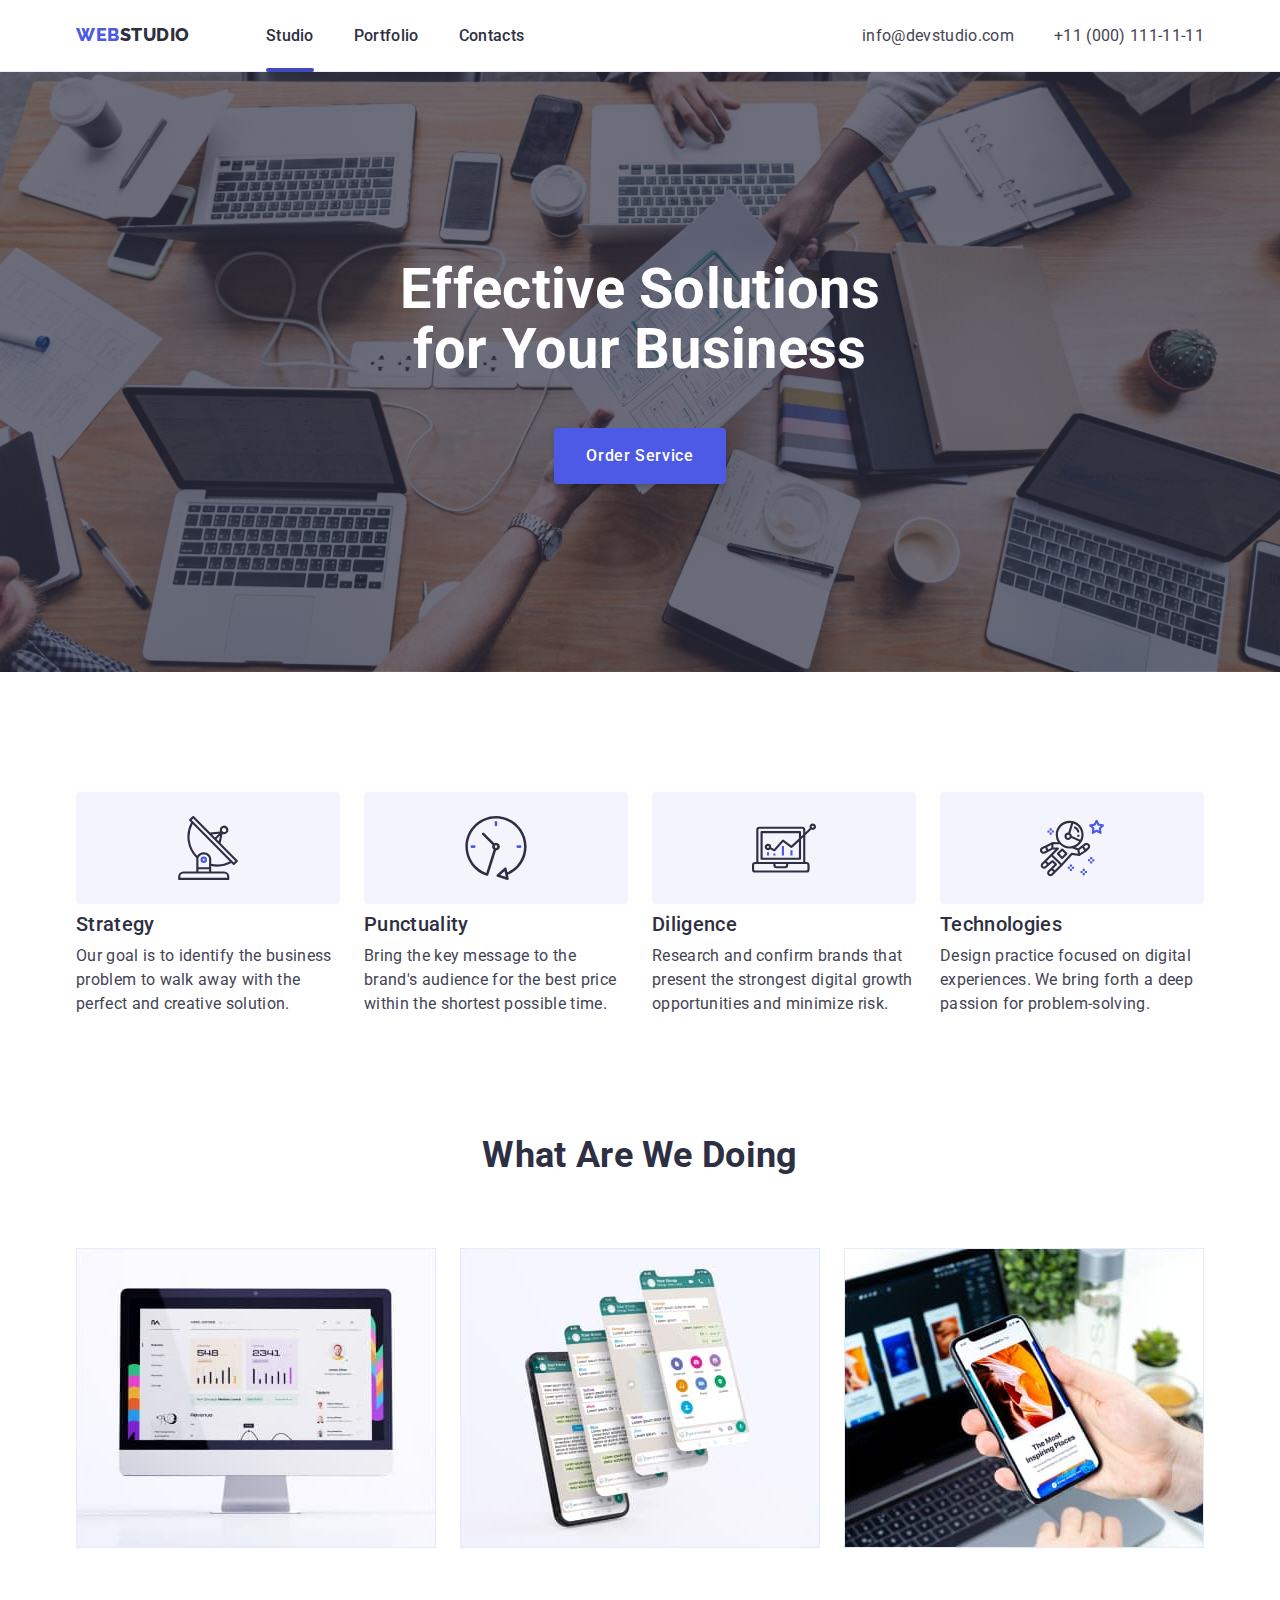
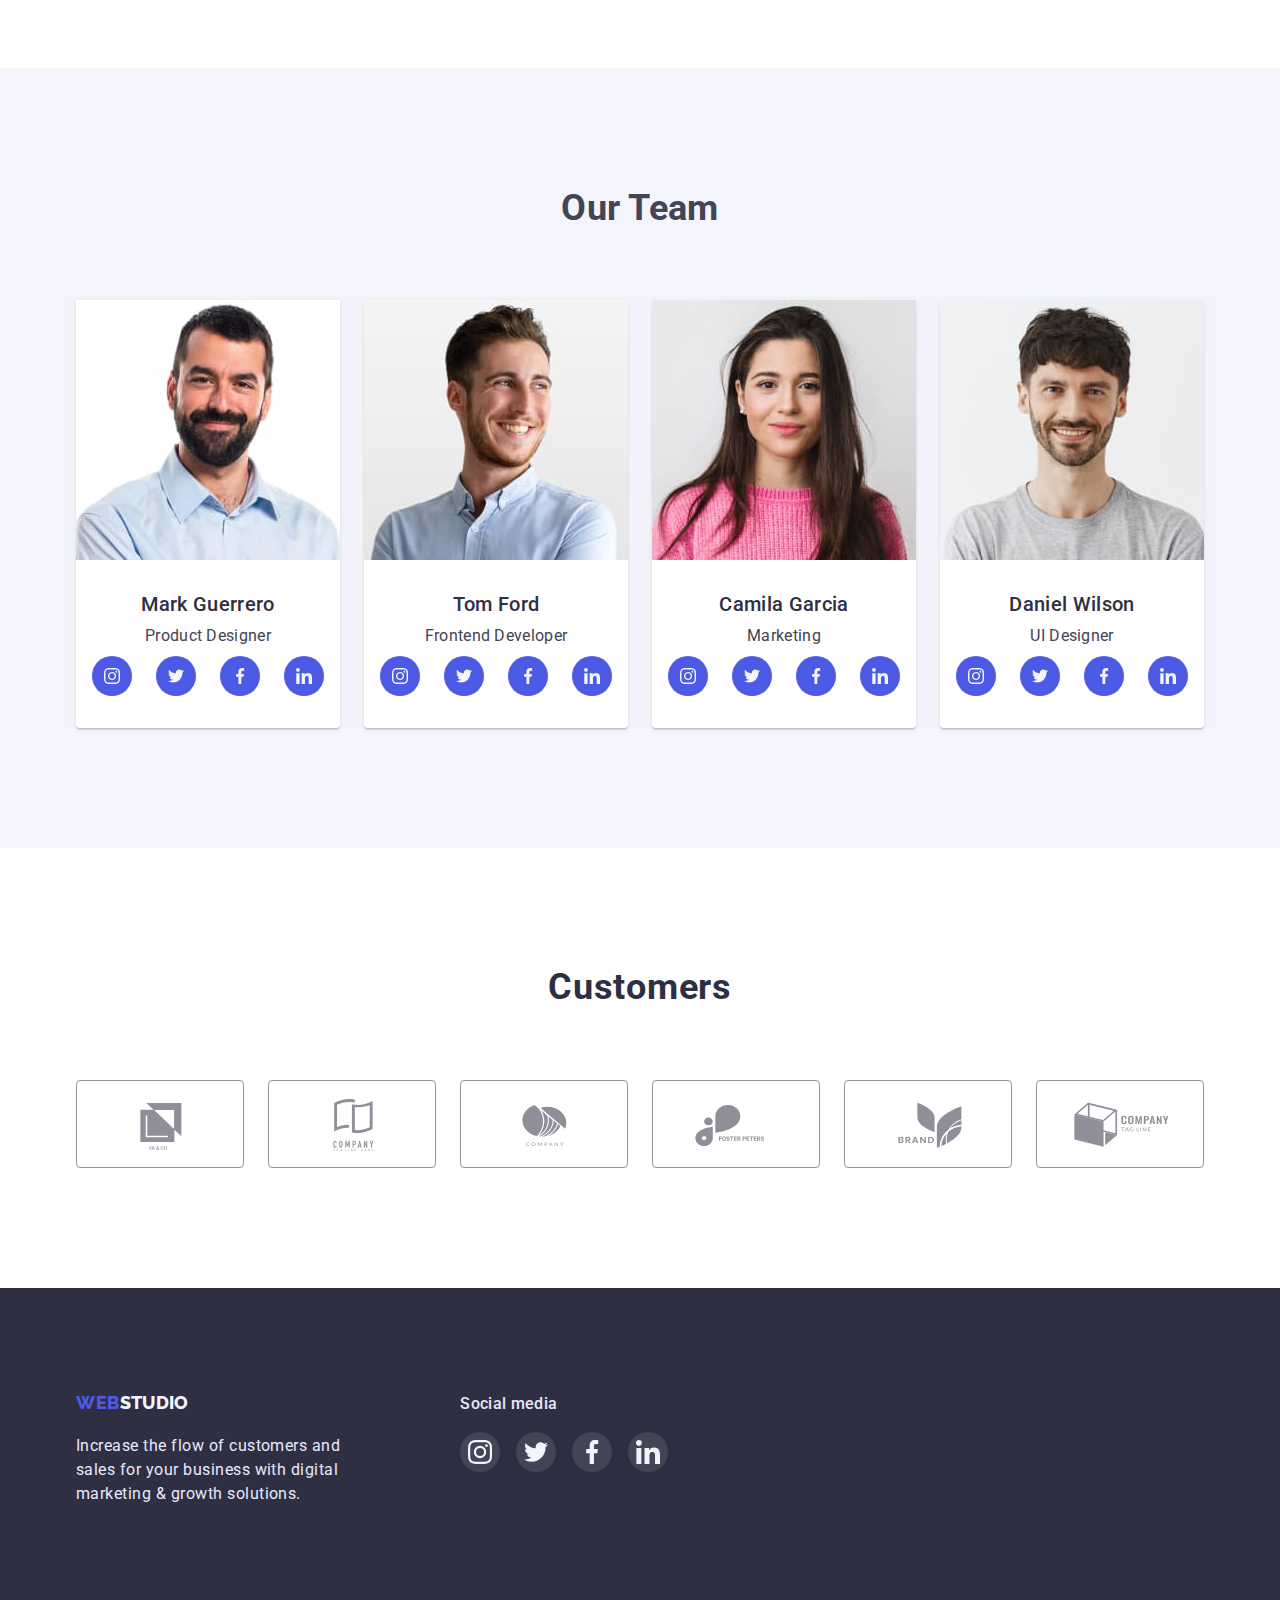
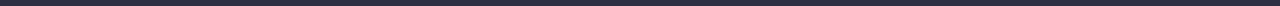
<file: index.html>
<!DOCTYPE html>
<html lang="en">

<head>
    <meta charset="UTF-8">
    <meta http-equiv="X-UA-Compatible" content="IE=edge">
    <meta name="viewport" content="width=device-width, initial-scale=1.0">
    <title>WebStudio</title>
    <link rel="preconnect" href="https://fonts.googleapis.com">
    <link rel="preconnect" href="https://fonts.gstatic.com" crossorigin>
    <link
        href="https://fonts.googleapis.com/css2?family=Raleway:wght@800&family=Roboto:wght@400;500;700;900&display=swap"
        rel="stylesheet">
    <link href="https://cdn.jsdelivr.net/npm/modern-normalize@1.1.0/modern-normalize.min.css" rel="stylesheet">
    <link rel="stylesheet" href="./css/style.css">
</head>

<body>
    <header class="page-header">
        <div class="container">
            <div class="row-header">
                <nav class="menu-nav">
                    <a class="logo" href="./index.html">
                        <span class="logo-blue">Web</span><span class="logo-black">Studio</span>
                    </a>
                    <ul class="site-navigation">
                        <li><a class="line" href="./index.html">Studio</a></li>
                        <li><a href="./portfolio.html">Portfolio</a></li>
                        <li><a href="">Contacts</a></li>
                    </ul>
                </nav>
                <address class="address">
                    <ul class="contact-info">
                        <li class="email">
                            <a href="mailto:info@devstudio.com">info@devstudio.com</a>
                        </li>
                        <li class="phone-number">
                            <a href="tel:+110001111111">+11 (000) 111-11-11</a>
                        </li>
                    </ul>
                </address>
            </div>
        </div>
    </header>

    <main class="main">
        <section class="secton hero">
            <div class="container hero-padding">
                <h1 class="hero_h1">Effective Solutions <br> for Your Business</h1>
                <button type="button" class="order-service-but" data-modal-open>
                    <span class="order-service-txt">
                        Order Service
                    </span>
                </button>
            </div>
        </section>
        <section class="section features-sect">
            <div class="container">
                <h2 class="visually-hidden">Features</h2>
                <ul class="features-ul">
                    <li class="feature">
                        <div class="icon-bg">
                            <svg>
                                <use href="./images/icons.svg#icon-antenna" width="64" height="64" class="antenna">
                                </use>
                            </svg>
                        </div>
                        <h3>Strategy</h3>
                        <p>Our goal is to identify the business <br>
                            problem to walk away with the <br> perfect and creative solution.</p>
                    </li>
                    <li class="feature">
                        <div class="icon-bg">
                            <svg>
                                <use href="./images/icons.svg#icon-clock" width="64" height="64" class="antenna">
                                </use>
                            </svg>
                        </div>
                        <h3>Punctuality</h3>
                        <p>Bring the key message to the <br> brand's audience for the best price <br> within the
                            shortest
                            possible time.</p>
                    </li>
                    <li class="feature">
                        <div class="icon-bg">
                            <svg>
                                <use href="./images/icons.svg#icon-diagram" width="64" height="64" class="antenna">
                                </use>
                            </svg>
                        </div>
                        <h3>Diligence</h3>
                        <p>Research and confirm brands that <br> present the strongest digital growth <br> opportunities
                            and
                            minimize risk.</p>
                    </li>
                    <li class="feature">
                        <div class="icon-bg">
                            <svg>
                                <use href="./images/icons.svg#icon-astronaut" width="64" height="64" class="antenna">
                                </use>
                            </svg>
                        </div>
                        <h3>Technologies</h3>
                        <p>Design practice focused on digital <br> experiences. We bring forth a deep <br> passion for
                            problem-solving.</p>
                    </li>
                </ul>
            </div>
        </section>
        <section class="examples-sec section">
            <div class="container">
                <h2>What are we doing</h2>
                <ul class="examples">
                    <li>
                        <img src="./images/mac_example.jpg" alt="Mac Example" width="360">
                    </li>
                    <li>
                        <img src="./images/mobile_example_1.jpg" alt="Mobile Example" width="360">
                    </li>
                    <li>
                        <img src="./images/mobile_example_2.jpg" alt="Mobile Example 2" width="360">
                    </li>
                </ul>
            </div>
        </section>
        <section class="section team-section">
            <div class="container">
                <h2>Our Team</h2>
                <ul class="team-section-ul">
                    <li class="team-item">
                        <img src="./images/mark_guerrero.jpg" alt="Mark Guerrero" height="260" width="264"
                            class="team-img">
                        <div class="team-txt-content">
                            <h3>Mark Guerrero</h3>
                            <p>Product Designer</p>
                            <ul class="social_media_lnk">
                                <li>
                                    <a href="#">
                                        <svg>
                                            <use href="./images/icons.svg#icon-instagram"></use>
                                        </svg>
                                    </a>
                                </li>
                                <li>
                                    <a href="#">
                                        <svg>
                                            <use href="./images/icons.svg#icon-twitter"></use>
                                        </svg>
                                    </a>
                                </li>
                                <li>
                                    <a href="#">
                                        <svg>
                                            <use href="./images/icons.svg#icon-facebook"></use>
                                        </svg>
                                    </a>
                                </li>
                                <li>
                                    <a href="#">
                                        <svg>
                                            <use href="./images/icons.svg#icon-linkedin"></use>
                                        </svg>
                                    </a>
                                </li>
                            </ul>
                        </div>
                    </li>
                    <li class="team-item">
                        <img src="./images/tom_ford.jpg" alt="Tom Ford" width="264" height="260" class="team-img">
                        <div class="team-txt-content">
                            <h3>Tom Ford</h3>
                            <p>Frontend Developer</p>
                            <ul class="social_media_lnk">
                                <li>
                                    <a href="#">
                                        <svg>
                                            <use href="./images/icons.svg#icon-instagram"></use>
                                        </svg>
                                    </a>
                                </li>
                                <li>
                                    <a href="#">
                                        <svg>
                                            <use href="./images/icons.svg#icon-twitter"></use>
                                        </svg>
                                    </a>
                                </li>
                                <li>
                                    <a href="#">
                                        <svg>
                                            <use href="./images/icons.svg#icon-facebook"></use>
                                        </svg>
                                    </a>
                                </li>
                                <li>
                                    <a href="#">
                                        <svg>
                                            <use href="./images/icons.svg#icon-linkedin"></use>
                                        </svg>
                                    </a>
                                </li>
                            </ul>
                        </div>
                    </li>
                    <li class="team-item">
                        <img src="./images/camila_garcia.jpg" alt="Camila Garcia" width="264" height="260"
                            class="team-img">
                        <div class="team-txt-content">
                            <h3>Camila Garcia</h3>
                            <p>Marketing</p>
                            <ul class="social_media_lnk">
                                <li>
                                    <a href="#">
                                        <svg>
                                            <use href="./images/icons.svg#icon-instagram"></use>
                                        </svg>
                                    </a>
                                </li>
                                <li>
                                    <a href="#">
                                        <svg>
                                            <use href="./images/icons.svg#icon-twitter"></use>
                                        </svg>
                                    </a>
                                </li>
                                <li>
                                    <a href="#">
                                        <svg>
                                            <use href="./images/icons.svg#icon-facebook"></use>
                                        </svg>
                                    </a>
                                </li>
                                <li>
                                    <a href="#">
                                        <svg>
                                            <use href="./images/icons.svg#icon-linkedin"></use>
                                        </svg>
                                    </a>
                                </li>
                            </ul>
                        </div>
                    </li>
                    <li class="team-item">
                        <img src="./images/daniel_wilson.jpg" alt="Daniel Wilson" width="264" height="260"
                            class="team-img">
                        <div class="team-txt-content">
                            <h3>Daniel Wilson</h3>
                            <p>UI Designer</p>
                            <ul class="social_media_lnk">
                                <li>
                                    <a href="#">
                                        <svg>
                                            <use href="./images/icons.svg#icon-instagram"></use>
                                        </svg>
                                    </a>
                                </li>
                                <li>
                                    <a href="#">
                                        <svg>
                                            <use href="./images/icons.svg#icon-twitter"></use>
                                        </svg>
                                    </a>
                                </li>
                                <li>
                                    <a href="#">
                                        <svg>
                                            <use href="./images/icons.svg#icon-facebook"></use>
                                        </svg>
                                    </a>
                                </li>
                                <li>
                                    <a href="#">
                                        <svg>
                                            <use href="./images/icons.svg#icon-linkedin"></use>
                                        </svg>
                                    </a>
                                </li>
                            </ul>
                        </div>
                    </li>
                </ul>
            </div>
        </section>
        <section class="section customers">
            <div class="container">
                <h2>Customers</h2>
                <ul class="customers_list">
                    <li>
                        <a href="#">
                            <svg>
                                <use href="./images/icons.svg#icon-logo_1"></use>
                            </svg>
                        </a>
                    </li>
                    <li>
                        <a href="#">
                            <svg>
                                <use href="./images/icons.svg#icon-logo_2"></use>
                            </svg>
                        </a>
                    </li>
                    <li>
                        <a href="#">
                            <svg>
                                <use href="./images/icons.svg#icon-logo_3"></use>
                            </svg>
                        </a>
                    </li>
                    <li>
                        <a href="#">
                            <svg>
                                <use href="./images/icons.svg#icon-logo_4"></use>
                            </svg>
                        </a>
                    </li>
                    <li>
                        <a href="#">
                            <svg>
                                <use href="./images/icons.svg#icon-logo_5"></use>
                            </svg>
                        </a>
                    </li>
                    <li>
                        <a href="#">
                            <svg>
                                <use href="./images/icons.svg#icon-logo_6"></use>
                            </svg>
                        </a>
                    </li>
                </ul>
            </div>
        </section>
    </main>

    <footer class="section footer">
        <div class="container footer-cont">
            <div>
                <a class="logo-footer" href="./index.html">
                    <span class="logo-blue">Web</span><span class="logo-white">Studio</span>
                </a>
                <p class="footer-txt">Increase the flow of customers and <br> sales for your business with digital <br>
                    marketing & growth
                    solutions.</p>
            </div>
            <div>
                <p class="s_m">Social media</p>
                <ul class="dark_social_media_lnk">
                    <li>
                        <a href="#">
                            <svg>
                                <use href="./images/icons.svg#icon-instagram"></use>
                            </svg>
                        </a>
                    </li>
                    <li>
                        <a href="#">
                            <svg>
                                <use href="./images/icons.svg#icon-twitter"></use>
                            </svg>
                        </a>
                    </li>
                    <li>
                        <a href="#">
                            <svg>
                                <use href="./images/icons.svg#icon-facebook"></use>
                            </svg>
                        </a>
                    </li>
                    <li>
                        <a href="#">
                            <svg>
                                <use href="./images/icons.svg#icon-linkedin"></use>
                            </svg>
                        </a>
                    </li>
                </ul>
            </div>
        </div>
    </footer>
    <div class="overlay is-hidden" data-modal>
        <div class="modal">
            <button class="close" data-modal-close><svg>
                    <use href="./images/icons.svg#icon-close"></use>
                </svg></button>
        </div>
    </div>
    <script src="./js/modal.js"></script>
</body>

</html>
</file>
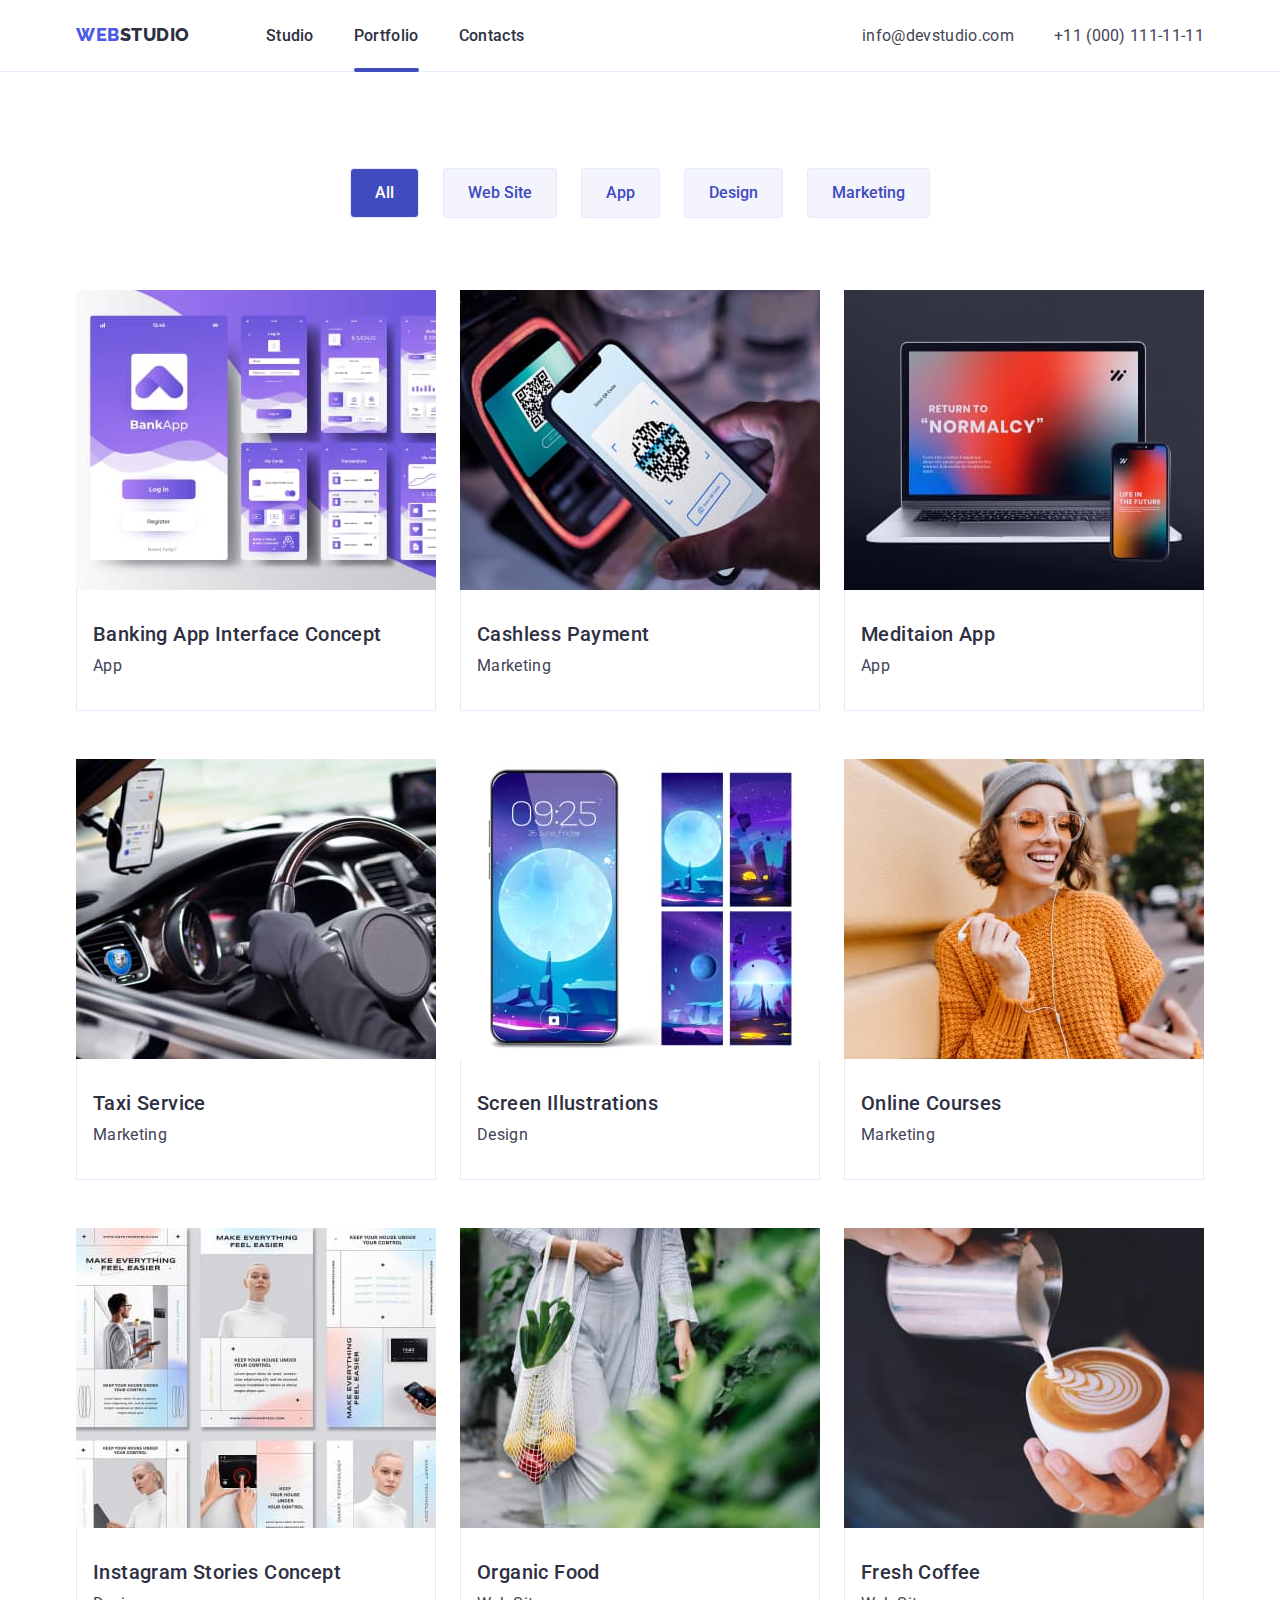
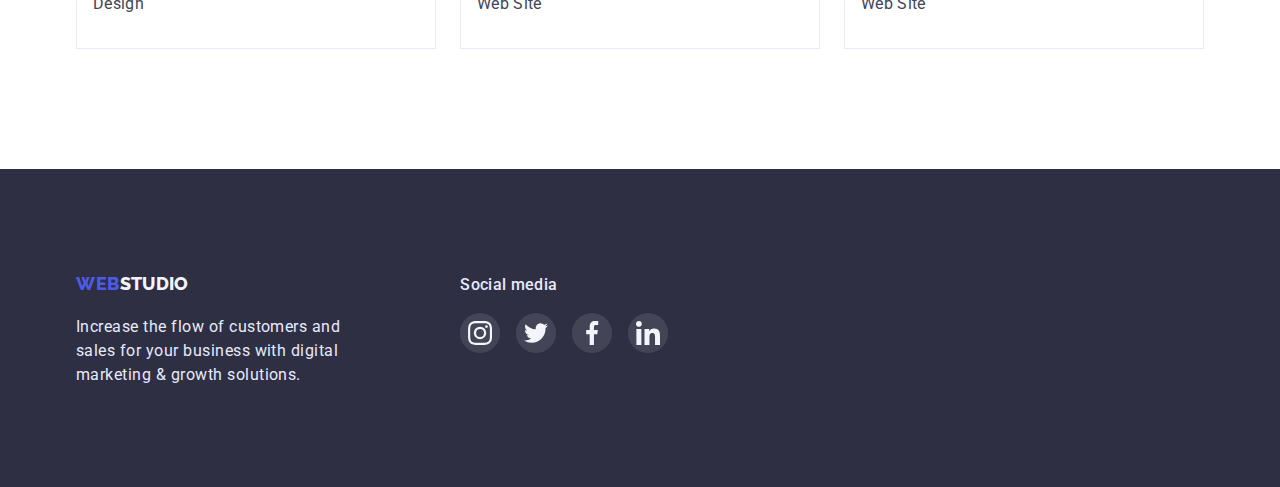
<file: portfolio.html>
<!DOCTYPE html>
<html lang="en">

<head>
    <meta charset="UTF-8">
    <meta http-equiv="X-UA-Compatible" content="IE=edge">
    <meta name="viewport" content="width=device-width, initial-scale=1.0">
    <title>WebStudio</title>
    <link rel="preconnect" href="https://fonts.googleapis.com">
    <link rel="preconnect" href="https://fonts.gstatic.com" crossorigin>
    <link
        href="https://fonts.googleapis.com/css2?family=Raleway:wght@800&family=Roboto:wght@400;500;700;900&display=swap"
        rel="stylesheet">
    <link href="https://cdn.jsdelivr.net/npm/modern-normalize@1.1.0/modern-normalize.min.css" rel="stylesheet">
    <link rel="stylesheet" href="./css/style.css" type="text/css">
</head>

<body>
    <header class="page-header">
        <div class="container row-header">
            <nav class="menu-nav">
                <a class="logo" href="./index.html">
                    <span class="logo-blue">Web</span><span class="logo-black">Studio</span>
                </a>
                <ul class="site-navigation">
                    <li><a href="./index.html">Studio</a></li>
                    <li><a class="line" href="./portfolio.html">Portfolio</a></li>
                    <li><a href="">Contacts</a></li>
                </ul>
            </nav>
            <address class="address">
                <ul class="contact-info">
                    <li class="email">
                        <a href="mailto:info@devstudio.com">info@devstudio.com</a>
                    </li>
                    <li class="phone-number">
                        <a href="tel:+110001111111">+11 (000) 111-11-11</a>
                    </li>
                </ul>
            </address>
        </div>
    </header>
    <main class="main">
        <section class="filter section">
            <div class="container">
                <h1 class="visually-hidden">Portfolio</h1>
                <ul class="filter-ul">
                    <li class="filter-li"><button type="button" class="filter-but">All</button></li>
                    <li class="filter-li"><button type="button" class="filter-but">Web Site</button></li>
                    <li class="filter-li"><button type="button" class="filter-but">App</button></li>
                    <li class="filter-li"><button type="button" class="filter-but">Design</button></li>
                    <li class="filter-li"><button type="button" class="filter-but">Marketing</button></li>
                </ul>
                <ul class="portfolio-ul">
                    <li class="portfolio-item">
                        <a href="#">
                            <div class="portfolio_overlay">
                                <img src="./images/Banking-App.jpg" alt="Banking-App" width="360" />
                                <div>
                                    <p class="overlay-txt">14 Stylish and User-Friendly App Design Concepts · Task
                                        Manager App · Calorie Tracker App · Exotic Fruit Ecommerce App ·
                                        Cloud Storage App</p>
                                </div>
                            </div>
                            <div class="portfolio-card-txt-content">
                                <h2>Banking App Interface Concept</h2>
                                <p>App</p>
                            </div>
                        </a>
                    </li>
                    <li class="portfolio-item">
                        <a href="#">
                            <div class="portfolio_overlay">
                                <img src="./images/Cashless-Payment.jpg" alt="Cashless-Payment">
                                <div>
                                    <p class="overlay-txt">14 Stylish and User-Friendly App Design Concepts · Task
                                        Manager App · Calorie Tracker App · Exotic Fruit Ecommerce App ·
                                        Cloud Storage App</p>
                                </div>
                            </div>
                            <div class="portfolio-card-txt-content">
                                <h2>Cashless Payment</h2>
                                <p>Marketing</p>
                            </div>
                        </a>
                    </li>
                    <li class="portfolio-item">
                        <a href="#">
                            <div class="portfolio_overlay">
                                <img src="./images/Meditation-App.jpg" alt="Meditation-App" width="360">
                                <div>
                                    <p class="overlay-txt">14 Stylish and User-Friendly App Design Concepts · Task
                                        Manager App · Calorie Tracker App · Exotic Fruit Ecommerce App ·
                                        Cloud Storage App</p>
                                </div>
                            </div>
                            <div class="portfolio-card-txt-content">
                                <h2>Meditaion App</h2>
                                <p>App</p>
                            </div>
                        </a>
                    </li>
                    <li class="portfolio-item">
                        <a href="#">
                            <div class="portfolio_overlay">
                                <img src="./images/Taxi-Service.jpg" alt="Taxi-Service" width="360">
                                <div>
                                    <p class="overlay-txt">14 Stylish and User-Friendly App Design Concepts · Task
                                        Manager App · Calorie Tracker App · Exotic Fruit Ecommerce App ·
                                        Cloud Storage App</p>
                                </div>
                            </div>
                            <div class="portfolio-card-txt-content">
                                <h2>Taxi Service</h2>
                                <p>Marketing</p>
                            </div>
                        </a>
                    </li>
                    <li class="portfolio-item">
                        <a href="#">
                            <div class="portfolio_overlay">
                                <img src="./images/Screen-Illustrations.jpg" alt="Screen-Illustrations" width="360">
                                <div>
                                    <p class="overlay-txt">14 Stylish and User-Friendly App Design Concepts · Task
                                        Manager App · Calorie Tracker App · Exotic Fruit Ecommerce App ·
                                        Cloud Storage App</p>
                                </div>
                            </div>
                            <div class="portfolio-card-txt-content">
                                <h2>Screen Illustrations</h2>
                                <p>Design</p>
                            </div>
                        </a>
                    </li>
                    <li class="portfolio-item">
                        <a href="#">
                            <div class="portfolio_overlay">
                                <img src="./images/Online-Courses.jpg" alt="Online-Courses" width="360">
                                <div>
                                    <p class="overlay-txt">14 Stylish and User-Friendly App Design Concepts · Task
                                        Manager App · Calorie Tracker App · Exotic Fruit Ecommerce App ·
                                        Cloud Storage App</p>
                                </div>
                            </div>
                            <div class="portfolio-card-txt-content">
                                <h2>Online Courses</h2>
                                <p>Marketing</p>
                            </div>
                        </a>
                    </li>
                    <li class="portfolio-item">
                        <a href="#">
                            <div class="portfolio_overlay">
                                <img src="./images/InstaStories.jpg" alt="InstaStories" width="360">
                                <div>
                                    <p class="overlay-txt">14 Stylish and User-Friendly App Design Concepts · Task
                                        Manager App · Calorie Tracker App · Exotic Fruit Ecommerce App ·
                                        Cloud Storage App</p>
                                </div>
                            </div>
                            <div class="portfolio-card-txt-content">
                                <h2>Instagram Stories Concept</h2>
                                <p>Design</p>
                            </div>
                        </a>
                    </li>
                    <li class="portfolio-item">
                        <a href="#">
                            <div class="portfolio_overlay">
                                <img src="./images/Organic-Food.jpg" alt="Organic-Food" width="360">
                                <div>
                                    <p class="overlay-txt">14 Stylish and User-Friendly App Design Concepts · Task
                                        Manager App · Calorie Tracker App · Exotic Fruit Ecommerce App ·
                                        Cloud Storage App</p>
                                </div>
                            </div>
                            <div class="portfolio-card-txt-content">
                                <h2>Organic Food</h2>
                                <p>Web Site</p>
                            </div>
                        </a>
                    </li>
                    <li class="portfolio-item">
                        <a href="#">
                            <div class="portfolio_overlay">
                                <img src="./images/Coffee.jpg" alt="Fresh-Coffee" width="360">
                                <div>
                                    <p class="overlay-txt">14 Stylish and User-Friendly App Design Concepts · Task
                                        Manager App · Calorie Tracker App · Exotic Fruit Ecommerce App ·
                                        Cloud Storage App</p>
                                </div>
                            </div>
                            <div class="portfolio-card-txt-content">
                                <h2>Fresh Coffee</h2>
                                <p>Web Site</p>
                            </div>
                        </a>
                    </li>
                </ul>
            </div>
        </section>
    </main>
    <footer class="section footer">
        <div class="container footer-cont">
            <div>
                <a class="logo-footer" href="./index.html">
                    <span class="logo-blue">Web</span><span class="logo-white">Studio</span>
                </a>
                <p class="footer-txt">Increase the flow of customers and <br> sales for your business with digital <br>
                    marketing & growth
                    solutions.</p>
            </div>
            <div>
                <p class="s_m">Social media</p>
                <ul class="dark_social_media_lnk">
                    <li>
                        <a href="#">
                            <svg>
                                <use href="./images/icons.svg#icon-instagram"></use>
                            </svg>
                        </a>
                    </li>
                    <li>
                        <a href="#">
                            <svg>
                                <use href="./images/icons.svg#icon-twitter"></use>
                            </svg>
                        </a>
                    </li>
                    <li>
                        <a href="#">
                            <svg>
                                <use href="./images/icons.svg#icon-facebook"></use>
                            </svg>
                        </a>
                    </li>
                    <li>
                        <a href="#">
                            <svg>
                                <use href="./images/icons.svg#icon-linkedin"></use>
                            </svg>
                        </a>
                    </li>
                </ul>
            </div>
        </div>
    </footer>
</body>

</html>
</file>
<file: css/style.css>
*,
*::after,
*::before {
  box-sizing: border-box;
}

h1,
h2,
h3,
h4,
h5,
h6,
p,
ul,
li {
  margin: 0;
  padding: 0;
}


:root {
  --primary-brand-color: #4d5ae5;
  --primary-brand-color-overlay: #4d5ae5ef;
  --pressed-state-color: #404bbf;
  --dark-color: #2e2f42;
  --success-color: #31d0aa;
  --main-text-color: #434455;
  --secondary-text-color: #8e8f99;
  --accent-color: #e7e9fc;
  --light-color: #f4f4fd;
  --modal-overlay-color: rgba(46, 47, 66, 0.4);
  --hero-background-color: #2e2f42b2;
  --white-background-color: #ffffff;
  --modal-background-color: #fcfcfc;
  --customers-background: #E5E5E5;
}

body {
  color: var(--main-text-color);
  font-family: "Roboto", "Arial", sans-serif;
  line-height: 1.5;
  letter-spacing: 0.02em;
}

.container {
  width: 1158px;
  margin-left: auto;
  margin-right: auto;
  padding-left: 15px;
  padding-right: 15px;
}

.page-header {
  box-sizing: border-box;
  position: fixed;
  width: 100%;
  display: flex;
  border-bottom: 1px solid var(--accent-color);
  z-index: 1;
  top: 0;
  background-color: var(--white-background-color);
  height: 72px;
}

.logo {
  display: block;
  text-decoration: none;
  text-transform: uppercase;
}

.logo-blue,
.logo-black {
  font-family: "Raleway", sans-serif;
  font-style: normal;
  font-weight: 800;
  font-size: 18px;
  letter-spacing: 0.03em;
}

.site-navigation>li a:active,
.site-navigation>li a:hover,
.contact-info>li a:hover,
.contact-info>li a:active {
  color: var(--pressed-state-color);
  transition: color 250ms cubic-bezier(0.4, 0, 0.2, 1);
}

.contact-info>li a:focus,
.site-navigation>li a:focus {
  color: var(--pressed-state-color);
  transition: color 250ms cubic-bezier(0.4, 0, 0.2, 1);
}

.logo-blue {
  color: var(--primary-brand-color);
  font-weight: 800;
  font-size: 18px;
  letter-spacing: 0.03em;
  line-height: 1.17;
}

.logo-black {
  color: var(--dark-color);
  font-family: "Raleway", sans-serif;
  font-style: normal;
  font-size: 18px;
  letter-spacing: 0.03em;
  line-height: 1.17;
}

.logo-white {
  color: var(--light-color);
  font-family: "Raleway", sans-serif;
  font-style: normal;
  font-weight: 800;
  font-size: 18px;
}

.site-navigation {
  font-family: inherit;
  font-weight: 500;
}

.site-navigation>li {
  font-weight: 500;
  font-size: 16px;
}

.site-navigation,
.contact-info {
  list-style: none;
  text-align: center;
}

.email>a,
.phone-number>a {
  font-style: normal;
  font-size: 16px;
  color: var(--main-text-color);
}

.hero {
  margin: auto;
  background-image: linear-gradient(var(--hero-background-color), var(--hero-background-color)), url(../images/hero_bg.jpg);
  background-repeat: no-repeat;
  background-position: center;
  background-size: cover;
  max-width: 1440px;
  display: block;
  text-align: center;
  padding-top: 188px;
  padding-bottom: 188px;
}

.hero_h1 {
  margin-bottom: 48px;
  color: var(--white-background-color);
  font-weight: 700;
  font-size: 56px;
  line-height: 1.07;
  text-align: center;
}

.order-service-but {
  background-color: var(--primary-brand-color);
  border-radius: 4px;
  box-shadow: 0px 4px 4px rgba(0, 0, 0, 0.15);
  border: none;
  padding: 16px 32px;
  cursor: pointer;
}

.order-service-but:hover,
.order-service-but:focus {
  background-color: var(--pressed-state-color);
  transition: background-color 250ms cubic-bezier(0.4, 0, 0.2, 1);
}

.order-service-txt {
  font-family: "Roboto", sans-serif;
  font-weight: 500;
  font-size: 16px;
  line-height: 1.5;
  letter-spacing: 0.04em;
  color: var(--white-background-color);
}

.site-navigation a {
  text-decoration: none;
  color: var(--dark-color);
}

.contact-info a {
  text-decoration: none;
}

.feature>h3 {
  font-weight: 500;
  font-size: 20px;
  line-height: 1.2;
  color: var(--dark-color);
  margin-bottom: 8px;
}

.features-ul {
  list-style: none;
}

.examples {
  list-style: none;
  display: flex;
  gap: 24px;
}

.examples-sec.section {
  padding-top: 0px;
  font-weight: 700;
  font-size: 36px;
  line-height: 1.11;
  color: var(--dark-color);
  text-align: center;
  text-transform: capitalize;
}

.examples-sec h2 {
  font-weight: 700;
  font-size: 36px;
  line-height: 1.11;
  margin-bottom: 72px;
}

img {
  display: block;
  max-width: 100%;
  height: auto;
}

.team-section {
  background-color: var(--light-color);
}

.team-section>h2 {
  font-weight: 700;
  font-size: 36px;
  line-height: 1.11;
  text-align: center;

  text-transform: capitalize;
  color: var(--dark-color);
}

.team-section-ul {
  list-style: none;
}

.team-section-ul>h3 {
  font-weight: 500;
  font-size: 20px;
  line-height: 1.2;
  text-align: center;
}

.team-item {
  background-color: var(--white-background-color);
  box-shadow: 0px 1px 6px rgba(46, 47, 66, 0.08), 0px 1px 1px rgba(46, 47, 66, 0.16), 0px 2px 1px rgba(46, 47, 66, 0.08);
  border-radius: 4px;
}

.team-item p {
  text-align: center;
  margin-bottom: 8px;
}

.team-item h3 {
  font-weight: 500;
  font-size: 20px;
  line-height: 1.2;

  text-align: center;

  color: var(--dark-color);
}

.footer {
  background-color: var(--dark-color);
}

.footer p {
  color: var(--accent-color);
}

.filter-li>button {
  background-color: var(--light-color);
  border: 1px solid var(--accent-color);
  border-radius: 4px;
  color: var(--pressed-state-color);
  font-family: inherit;
  font-weight: 500;
  font-size: 16px;
  line-height: 1.5;
  padding-top: 12px;
  padding-bottom: 12px;
  padding-left: 24px;
  padding-right: 24px;
}

.filter-li>button:hover {
  cursor: pointer;
  box-shadow: 0px 3px 1px rgba(0, 0, 0, 0.1), 0px 2px 1px rgba(0, 0, 0, 0.08), 0px 2px 2px rgba(0, 0, 0, 0.12);
  background-color: var(--pressed-state-color);
  color: var(--white-background-color);
  transition: background-color 250ms cubic-bezier(0.4, 0, 0.2, 1), color 250ms cubic-bezier(0.4, 0, 0.2, 1), box-shadow 250ms cubic-bezier(0.4, 0, 0.2, 1);
}

.filter-li:first-child>button {
  color: var(--white-background-color);
  background-color: var(--pressed-state-color);
}

.portfolio-item h2 {
  color: var(--dark-color);
  font-weight: 500;
  font-size: 20px;
  line-height: 1.2;
  letter-spacing: 0.02em;
  font-family: inherit;
  margin-bottom: 8px;
}

.portfolio-ul {
  gap: 48px 24px;
  list-style: none;
  display: flex;
  flex-direction: row;
  flex-wrap: wrap;
  align-items: center;
  justify-content: center;
}

.portfolio-item {
  width: calc((100% - 2*24px)/3);
}

.portfolio-item a:hover {
  box-shadow: 0px 1px 6px rgba(46, 47, 66, 0.08), 0px 1px 1px rgba(46, 47, 66, 0.16), 0px 2px 1px rgba(46, 47, 66, 0.08);
  transition: box-shadow 250ms cubic-bezier(0.4, 0, 0.2, 1);
}

.portfolio-item a {
  display: block;
  text-decoration: none;
}

.portfolio-card-txt-content p {
  color: var(--main-text-color);
  font-size: 16px;
  line-height: 1.5;
}

.section {
  padding-bottom: 120px;
  padding-top: 120px;
}

.logo {
  display: flex;
  margin-right: 76px;
}

.site-navigation {
  display: flex;
}

.menu-nav {
  display: flex;
  align-items: baseline;
}

.menu-nav li {
  display: block;
  margin-right: 40px;
}

.menu-nav li:last-child {
  margin: 0;
  padding: 0;
}

.contact-info {
  display: flex;
  padding-top: 24px;
  padding-bottom: 24px;
  margin: auto;
}

.contact-info li+li {
  margin-left: 40px;
}

.row-header {
  display: flex;
  justify-content: space-between;
  align-items: baseline;
}

.logo-footer {
  text-decoration: none;
  text-transform: uppercase;
}

.hero .section {
  padding-top: 188px;
  padding-bottom: 188px;
}

.features-ul {
  display: flex;
  gap: 24px;
}

.team-section h2 {
  text-align: center;
  text-transform: capitalize;
  font-family: 'Roboto', sans-serif;
  font-style: normal;
  font-weight: 700;
  font-size: 36px;
  line-height: 40px;
  margin-bottom: 72px;
}

.team-section-ul {
  display: flex;
  gap: 24px;
}

.team-item h3 {
  margin-bottom: 8px;
}

.section.footer {
  padding-top: 101.5px;
  padding-bottom: 100px;
}

.footer-txt {
  margin-top: 17.5px;
  letter-spacing: 0.03em;
}

.filter-ul {
  display: flex;
  justify-content: center;
  align-items: center;
  list-style: none;
  gap: 24px;
  margin-bottom: 72px;
}

.filter {
  padding-top: 96px;
}

.main {
  padding-top: 72px;
}

.team-txt-content {
  padding-top: 32px;
  padding-bottom: 32px;
}

.portfolio-card-txt-content {
  padding-left: 16px;
  padding-bottom: 32px;
  padding-top: 32px;
  border-left: 1px solid var(--accent-color);
  border-right: 1px solid var(--accent-color);
  border-bottom: 1px solid var(--accent-color);
}

.social_media_lnk {
  display: flex;
  justify-content: space-between;
  list-style: none;
  padding-left: 16px;
  padding-right: 16px;
}


.social_media_lnk li a {
  display: inline-flex;
  justify-content: center;
  align-items: center;
  background-color: var(--main_color);
  width: 40px;
  height: 40px;
  border-radius: 50%;
}

.social_media_lnk li a:hover,
.social_media_lnk li a:focus {
  background-color: var(--pressed-state-color);
  transition: background-color 250ms cubic-bezier(0.4, 0, 0.2, 1);
}

.social_media_lnk li svg {
  width: 16px;
  height: 16px;
}

.social_media_lnk li a {
  background-color: var(--primary-brand-color);
}

.icon-bg svg {
  width: 64px;
  height: 64px;
  display: block;
  justify-content: center;
  align-items: center;
}

.icon-bg {
  width: 264px;
  height: 112px;
  background-color: #f4f4fd;
  display: flex;
  margin-bottom: 8px;
  align-items: center;
  justify-content: center;
  border-radius: 4px;
}

.customers {
  background-color: var(--white-background-color);
  text-align: center;
}

.customers h2 {
  letter-spacing: 0.02em;
  line-height: 1.11;
  font-weight: 700;
  font-size: 36px;
  color: var(--dark-color);
  margin-bottom: 72px;
}

.customers_list {
  display: flex;
  list-style: none;
  justify-content: space-between;
}

.customers_list li svg {
  width: 104px;
  height: 56px;
  fill: var(--secondary-text-color);
}

.customers_list li a {
  display: flex;
  align-items: center;
  justify-content: center;
  border: 1px solid var(--secondary-text-color);
  border-radius: 4px;
  width: 168px;
  height: 88px;
}

.customers_list li a:hover,
.customers_list li a:focus {
  border-color: var(--pressed-state-color);
  transition: border-color 250ms cubic-bezier(0.4, 0, 0.2, 1);
}

.customers_list li a:hover svg,
.customers_list li a:focus svg {
  fill: var(--pressed-state-color);
  transition: fill 250ms cubic-bezier(0.4, 0, 0.2, 1);
}

.customers_list li {
  display: flex;
  align-items: center;
  justify-content: center;
}

.footer-cont {
  align-items: baseline;
  display: flex;
  gap: 120px;
}

.dark_social_media_lnk {
  display: flex;
  justify-content: space-between;
  list-style: none;
  gap: 16px;
}

.s_m {
  font-weight: 500;
  line-height: 1.5;
  letter-spacing: 0.02em;
  color: var(--white-background-color);
  margin-bottom: 16px;
}

.dark_social_media_lnk li a {
  display: inline-flex;
  justify-content: center;
  align-items: center;
  background-color: #FFFFFF1A;
  width: 40px;
  height: 40px;
  border-radius: 9999px;
}

.dark_social_media_lnk li a:hover,
.dark_social_media_lnk li a:focus {
  background-color: var(--success-color);
  transition: background-color 250ms cubic-bezier(0.4, 0, 0.2, 1);
}

.dark_social_media_lnk li svg {
  width: 24px;
  height: 24px;
}

.visually-hidden {
  position: absolute;
  width: 1px;
  height: 1px;
  margin: -1px;
  border: 0;
  padding: 0;
  opacity: 0;

  white-space: nowrap;
  clip-path: inset(100%);
  clip: rect(0 0 0 0);
  overflow: hidden;
}

.overlay {
  z-index: 1;
  position: fixed;
  height: 100%;
  width: 100%;
  background-color: var(--modal-overlay-color);
  top: 0;
  left: 0;
  pointer-events: all;
  opacity: 1;
  transition: opacity 250ms cubic-bezier(0.4, 0, 0.2, 1), visibility 250ms cubic-bezier(0.4, 0, 0.2, 1);
  visibility: visible;
}

.modal {
  position: absolute;
  top: 50%;
  left: 50%;
  background-color: var(--modal-background-color);
  opacity: 1;
  width: 408px;
  height: 576px;
  border-radius: 4px;
  z-index: 2;
  box-shadow: 0px 1px 1px rgba(0, 0, 0, 0.14), 0px 1px 3px rgba(0, 0, 0, 0.12), 0px 2px 1px rgba(0, 0, 0, 0.2);
  transform: translate(-50%, -50%) scale(1);
  transition: transform 250ms cubic-bezier(0.4, 0, 0.2, 1);
}

.overlay.is-hidden {
  opacity: 0;
  pointer-events: none;
  visibility: hidden;
}

.overlay.is-hidden .modal {
  opacity: 0;
  transform: translate(-50%, -50%) scale(0.9);
  transition: transform 250ms cubic-bezier(0.4, 0, 0.2, 1), opacity 250ms cubic-bezier(0.4, 0, 0.2, 1);
}

.close {
  top: 24px;
  right: 24px;
  position: absolute;
  width: 24px;
  height: 24px;
  cursor: pointer;
  border-radius: 50%;
  border: 1px solid rgba(0, 0, 0, 0.1);
  background-color: var(--accent-color);
}


.close svg {
  fill: var(--dark-color);
  display: block;
  margin: auto;
  width: 8px;
  height: 8px;
}

.close:hover,
.close:focus {
  background-color: var(--pressed-state-color);
  transition: background-color 250ms cubic-bezier(0.4, 0, 0.2, 1);
}

.close:hover svg {
  transition: fill 250ms cubic-bezier(0.4, 0, 0.2, 1);
  fill: var(--white-background-color);
}

.line::after {
  content: "";
  width: 100%;
  height: 4px;
  left: 0;
  bottom: 0;
  display: block;
  background-color: var(--pressed-state-color);
  border-radius: 2px;
  margin-top: 20px;
}

.site-navigation li a {
  display: inline-block;
  line-height: 1.5;
}

.portfolio_overlay {
  position: relative;
  overflow: hidden;
}

.portfolio_overlay div {
  background-color: var(--primary-brand-color-overlay);
  position: absolute;
  width: 100%;
  height: 100%;
  padding-left: 32px;
  padding-top: 40px;
  padding-right: 32px;
  transform: translateY(0);
  transition: transform 250ms cubic-bezier(0.4, 0, 0.2, 1);
}

.portfolio-item>a:hover .portfolio_overlay div {
  transform: translateY(-100%);
  transition: transform 250ms cubic-bezier(0.4, 0, 0.2, 1);
}

.overlay-txt {
  color: var(--light-color);
}
</file>
